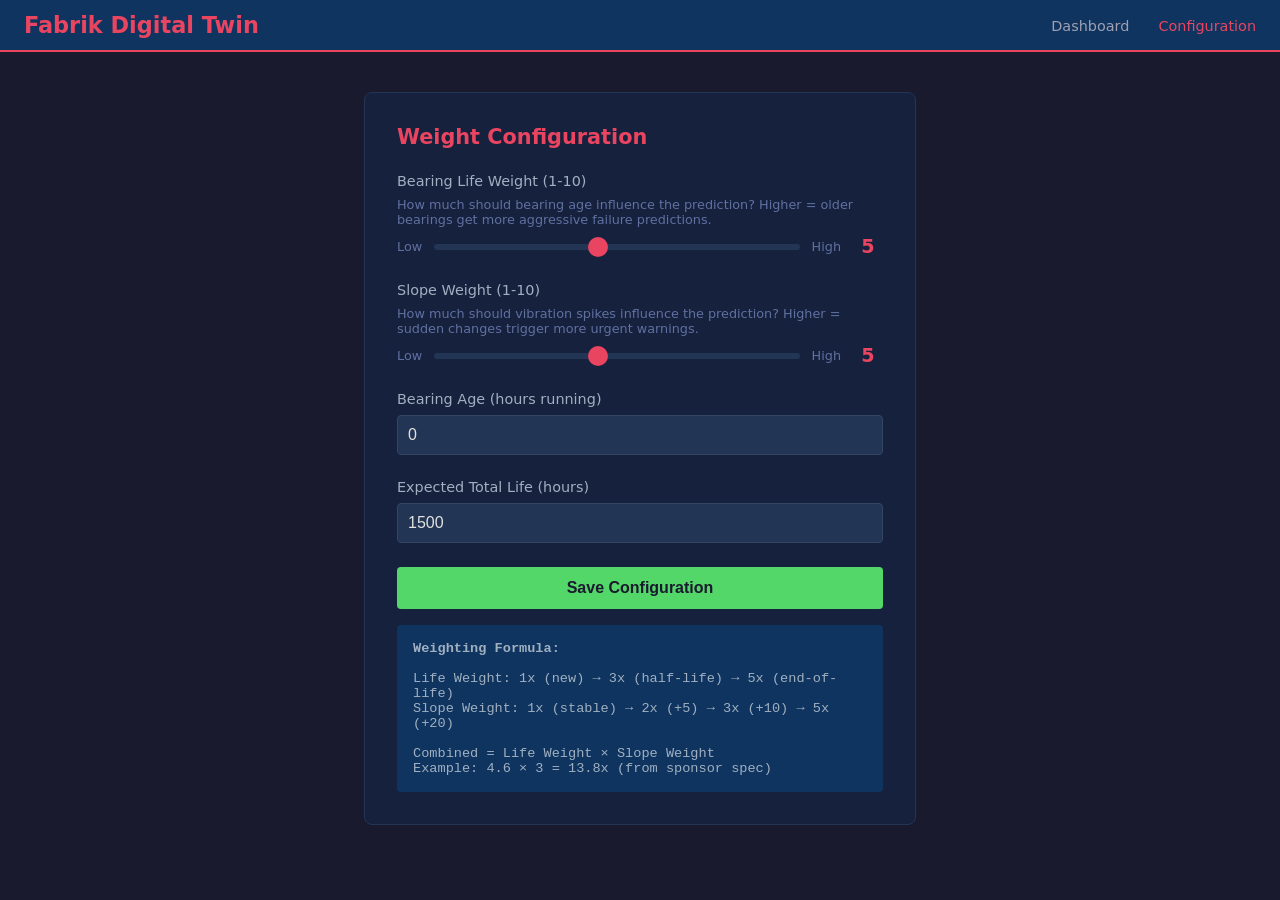
<file: frontend/config.html>
<!DOCTYPE html>
<html lang="en">
<head>
    <meta charset="UTF-8">
    <meta name="viewport" content="width=device-width, initial-scale=1.0">
    <title>Configuration — Digital Twin Dashboard</title>
    <link rel="stylesheet" href="./css/dashboard.css">
    <style>
        .config-container { max-width: 600px; margin: 40px auto; padding: 0 24px; }
        .config-card { background: #16213e; border-radius: 8px; padding: 32px; border: 1px solid #233554; margin-bottom: 24px; }
        .config-card h2 { color: #e94560; margin-bottom: 24px; font-size: 1.3rem; }
        .form-group { margin-bottom: 24px; }
        .form-group label { display: block; margin-bottom: 8px; color: #a0b0c0; font-size: 0.9rem; }
        .form-group .description { font-size: 0.8rem; color: #6070a0; margin-bottom: 8px; }
        .slider-container { display: flex; align-items: center; gap: 12px; }
        input[type="range"] { flex: 1; -webkit-appearance: none; height: 6px; background: #233554; border-radius: 3px; outline: none; }
        input[type="range"]::-webkit-slider-thumb { -webkit-appearance: none; width: 20px; height: 20px; background: #e94560; border-radius: 50%; cursor: pointer; }
        .slider-value { min-width: 30px; text-align: center; font-weight: 700; color: #e94560; font-size: 1.2rem; }
        input[type="number"] { width: 100%; padding: 10px; background: #233554; border: 1px solid #344564; border-radius: 4px; color: #e0e0e0; font-size: 1rem; box-sizing: border-box; }
        input[type="number"]:focus { outline: none; border-color: #e94560; }
        .btn-save { background: #53d769; color: #1a1a2e; padding: 12px 32px; border: none; border-radius: 4px; font-size: 1rem; font-weight: 700; cursor: pointer; width: 100%; }
        .btn-save:hover { background: #4bc45e; }
        .success-msg { display: none; text-align: center; color: #53d769; margin-top: 12px; font-weight: 600; }
        .formula-box { background: #0f3460; border-radius: 4px; padding: 16px; margin-top: 16px; font-family: 'Courier New', monospace; font-size: 0.85rem; color: #a0b0c0; }
    </style>
</head>
<body>

<nav class="navbar">
    <a href="/" class="navbar-brand">Fabrik Digital Twin</a>
    <div class="navbar-links">
        <a href="/">Dashboard</a>
        <a href="/config" class="active">Configuration</a>
    </div>
</nav>

<div class="config-container">
    <div class="config-card">
        <h2>Weight Configuration</h2>

        <div class="form-group">
            <label>Bearing Life Weight (1-10)</label>
            <div class="description">
                How much should bearing age influence the prediction?
                Higher = older bearings get more aggressive failure predictions.
            </div>
            <div class="slider-container">
                <span style="font-size:0.8rem;color:#6070a0;">Low</span>
                <input type="range" id="life-weight" min="1" max="10" value="5"
                       oninput="document.getElementById('life-val').textContent = this.value">
                <span style="font-size:0.8rem;color:#6070a0;">High</span>
                <span class="slider-value" id="life-val">5</span>
            </div>
        </div>

        <div class="form-group">
            <label>Slope Weight (1-10)</label>
            <div class="description">
                How much should vibration spikes influence the prediction?
                Higher = sudden changes trigger more urgent warnings.
            </div>
            <div class="slider-container">
                <span style="font-size:0.8rem;color:#6070a0;">Low</span>
                <input type="range" id="slope-weight" min="1" max="10" value="5"
                       oninput="document.getElementById('slope-val').textContent = this.value">
                <span style="font-size:0.8rem;color:#6070a0;">High</span>
                <span class="slider-value" id="slope-val">5</span>
            </div>
        </div>

        <div class="form-group">
            <label>Bearing Age (hours running)</label>
            <input type="number" id="bearing-age" value="0" min="0" step="1">
        </div>

        <div class="form-group">
            <label>Expected Total Life (hours)</label>
            <input type="number" id="bearing-life" value="1500" min="100" step="100">
        </div>

        <button class="btn-save" onclick="saveConfig()">Save Configuration</button>
        <div class="success-msg" id="success-msg">Configuration saved successfully!</div>

        <div class="formula-box">
            <strong>Weighting Formula:</strong><br><br>
            Life Weight: 1x (new) → 3x (half-life) → 5x (end-of-life)<br>
            Slope Weight: 1x (stable) → 2x (+5) → 3x (+10) → 5x (+20)<br><br>
            Combined = Life Weight × Slope Weight<br>
            Example: 4.6 × 3 = 13.8x (from sponsor spec)
        </div>
    </div>
</div>

<script src="./js/api-config.js"></script>
<script>
const API_BASE = window.BACKEND_URL || '';

async function loadConfig() {
    try {
        const resp = await fetch(`${API_BASE}/api/config`);
        if (!resp.ok) return;
        const cfg = await resp.json();
        document.getElementById('life-weight').value = cfg.life_weight_scale;
        document.getElementById('life-val').textContent = cfg.life_weight_scale;
        document.getElementById('slope-weight').value = cfg.slope_weight_scale;
        document.getElementById('slope-val').textContent = cfg.slope_weight_scale;
        document.getElementById('bearing-age').value = cfg.bearing_age_hours;
        document.getElementById('bearing-life').value = cfg.bearing_total_life_hours;
    } catch (e) {
        console.warn('Could not load config from backend:', e.message);
    }
}

async function saveConfig() {
    const body = {
        life_weight_scale: parseInt(document.getElementById('life-weight').value),
        slope_weight_scale: parseInt(document.getElementById('slope-weight').value),
        bearing_age_hours: parseFloat(document.getElementById('bearing-age').value) || 0,
        bearing_total_life_hours: parseFloat(document.getElementById('bearing-life').value) || 1500,
    };

    try {
        const resp = await fetch(`${API_BASE}/api/config`, {
            method: 'POST',
            headers: { 'Content-Type': 'application/json' },
            body: JSON.stringify(body),
        });

        if (resp.ok) {
            const msg = document.getElementById('success-msg');
            msg.style.display = 'block';
            setTimeout(() => msg.style.display = 'none', 3000);
        }
    } catch (e) {
        alert('Failed to save: ' + e.message);
    }
}

document.addEventListener('DOMContentLoaded', loadConfig);
</script>

</body>
</html>
</file>
<file: frontend/css/dashboard.css>
/* Digital Twin Dashboard — Dark Theme */
/* Colors: bg #1a1a2e, cards #16213e, accent #e94560, text #e0e0e0 */

* {
    margin: 0;
    padding: 0;
    box-sizing: border-box;
}

body {
    font-family: 'Segoe UI', system-ui, -apple-system, sans-serif;
    background: #1a1a2e;
    color: #e0e0e0;
    min-height: 100vh;
}

/* --- Header / Navbar --- */
.navbar {
    background: #0f3460;
    padding: 12px 24px;
    display: flex;
    align-items: center;
    justify-content: space-between;
    border-bottom: 2px solid #e94560;
}

.navbar-brand {
    font-size: 1.4rem;
    font-weight: 700;
    color: #e94560;
    text-decoration: none;
}

.navbar-links a {
    color: #a0a0b0;
    text-decoration: none;
    margin-left: 24px;
    font-size: 0.9rem;
    transition: color 0.2s;
}

.navbar-links a:hover,
.navbar-links a.active {
    color: #e94560;
}

/* --- RUL Header --- */
.rul-header {
    background: #16213e;
    text-align: center;
    padding: 24px;
    border-bottom: 1px solid #233554;
}

.rul-value {
    font-size: 2.8rem;
    font-weight: 700;
    color: #53d769;
    transition: color 0.3s;
}

.rul-value.warning { color: #ffcc00; }
.rul-value.high { color: #ff9500; }
.rul-value.critical { color: #e94560; }

.rul-label {
    font-size: 1rem;
    color: #8090a0;
    margin-top: 4px;
}

.rul-action {
    font-size: 1.1rem;
    color: #a0b0c0;
    margin-top: 8px;
    font-style: italic;
}

/* --- Main Grid --- */
.dashboard-grid {
    display: grid;
    grid-template-columns: 1fr 2fr;
    gap: 16px;
    padding: 16px 24px;
    max-width: 1400px;
    margin: 0 auto;
}

/* --- Cards --- */
.card {
    background: #16213e;
    border-radius: 8px;
    padding: 16px;
    border: 1px solid #233554;
}

.card-title {
    font-size: 0.85rem;
    color: #8090a0;
    text-transform: uppercase;
    letter-spacing: 1px;
    margin-bottom: 12px;
}

/* --- Donut Charts Section --- */
.donut-section {
    display: flex;
    gap: 16px;
    justify-content: center;
}

.donut-container {
    text-align: center;
    flex: 1;
}

.donut-container canvas {
    max-width: 160px;
    max-height: 160px;
    margin: 0 auto;
}

.donut-label {
    font-size: 0.8rem;
    color: #8090a0;
    margin-top: 8px;
}

.donut-value {
    font-size: 1.5rem;
    font-weight: 700;
    color: #53d769;
}

/* --- Charts --- */
.chart-container {
    position: relative;
    width: 100%;
    height: 250px;
}

.chart-container canvas {
    width: 100% !important;
    height: 100% !important;
}

/* --- Data Table --- */
.data-table-container {
    grid-column: 1 / -1;
    max-height: 300px;
    overflow-y: auto;
}

.data-table {
    width: 100%;
    border-collapse: collapse;
    font-family: 'Courier New', monospace;
    font-size: 0.8rem;
}

.data-table th {
    background: #0f3460;
    color: #8090a0;
    padding: 8px 12px;
    text-align: left;
    position: sticky;
    top: 0;
    z-index: 1;
}

.data-table td {
    padding: 6px 12px;
    border-bottom: 1px solid #233554;
    color: #c0c0d0;
}

.data-table tr:hover td {
    background: #1e2d47;
}

/* --- Simulator Controls --- */
.controls {
    grid-column: 1 / -1;
    display: flex;
    align-items: center;
    gap: 12px;
    padding: 16px;
    background: #16213e;
    border-radius: 8px;
    border: 1px solid #233554;
    flex-wrap: wrap;
}

.btn {
    padding: 8px 20px;
    border: none;
    border-radius: 4px;
    cursor: pointer;
    font-size: 0.9rem;
    font-weight: 600;
    transition: all 0.2s;
}

.btn-start {
    background: #53d769;
    color: #1a1a2e;
}

.btn-start:hover { background: #4bc45e; }

.btn-pause {
    background: #ffcc00;
    color: #1a1a2e;
}

.btn-pause:hover { background: #e6b800; }

.btn-reset {
    background: #e94560;
    color: white;
}

.btn-reset:hover { background: #d13a52; }

.speed-selector {
    display: flex;
    gap: 4px;
    margin-left: auto;
}

.speed-btn {
    padding: 6px 12px;
    background: #233554;
    color: #8090a0;
    border: 1px solid #344564;
    border-radius: 4px;
    cursor: pointer;
    font-size: 0.8rem;
    transition: all 0.2s;
}

.speed-btn:hover,
.speed-btn.active {
    background: #e94560;
    color: white;
    border-color: #e94560;
}

.status-indicator {
    width: 10px;
    height: 10px;
    border-radius: 50%;
    background: #555;
    display: inline-block;
    margin-right: 8px;
}

.status-indicator.running { background: #53d769; animation: pulse 1s infinite; }
.status-indicator.paused { background: #ffcc00; }

@keyframes pulse {
    0%, 100% { opacity: 1; }
    50% { opacity: 0.5; }
}

/* --- Responsive --- */
@media (max-width: 900px) {
    .dashboard-grid {
        grid-template-columns: 1fr;
    }

    .donut-section {
        flex-direction: column;
        align-items: center;
    }

    .rul-value {
        font-size: 2rem;
    }

    .controls {
        flex-direction: column;
        align-items: stretch;
    }

    .speed-selector {
        margin-left: 0;
        justify-content: center;
    }
}

/* --- Print Styles --- */
@media print {
    .controls, .navbar-links { display: none; }
    .card { break-inside: avoid; }
    body { background: white; color: black; }
}

/* --- Accessibility --- */
.btn:focus, .speed-btn:focus, input:focus {
    outline: 2px solid #e94560;
    outline-offset: 2px;
}

.sr-only {
    position: absolute;
    width: 1px;
    height: 1px;
    padding: 0;
    margin: -1px;
    overflow: hidden;
    clip: rect(0, 0, 0, 0);
    white-space: nowrap;
    border-width: 0;
}
</file>
